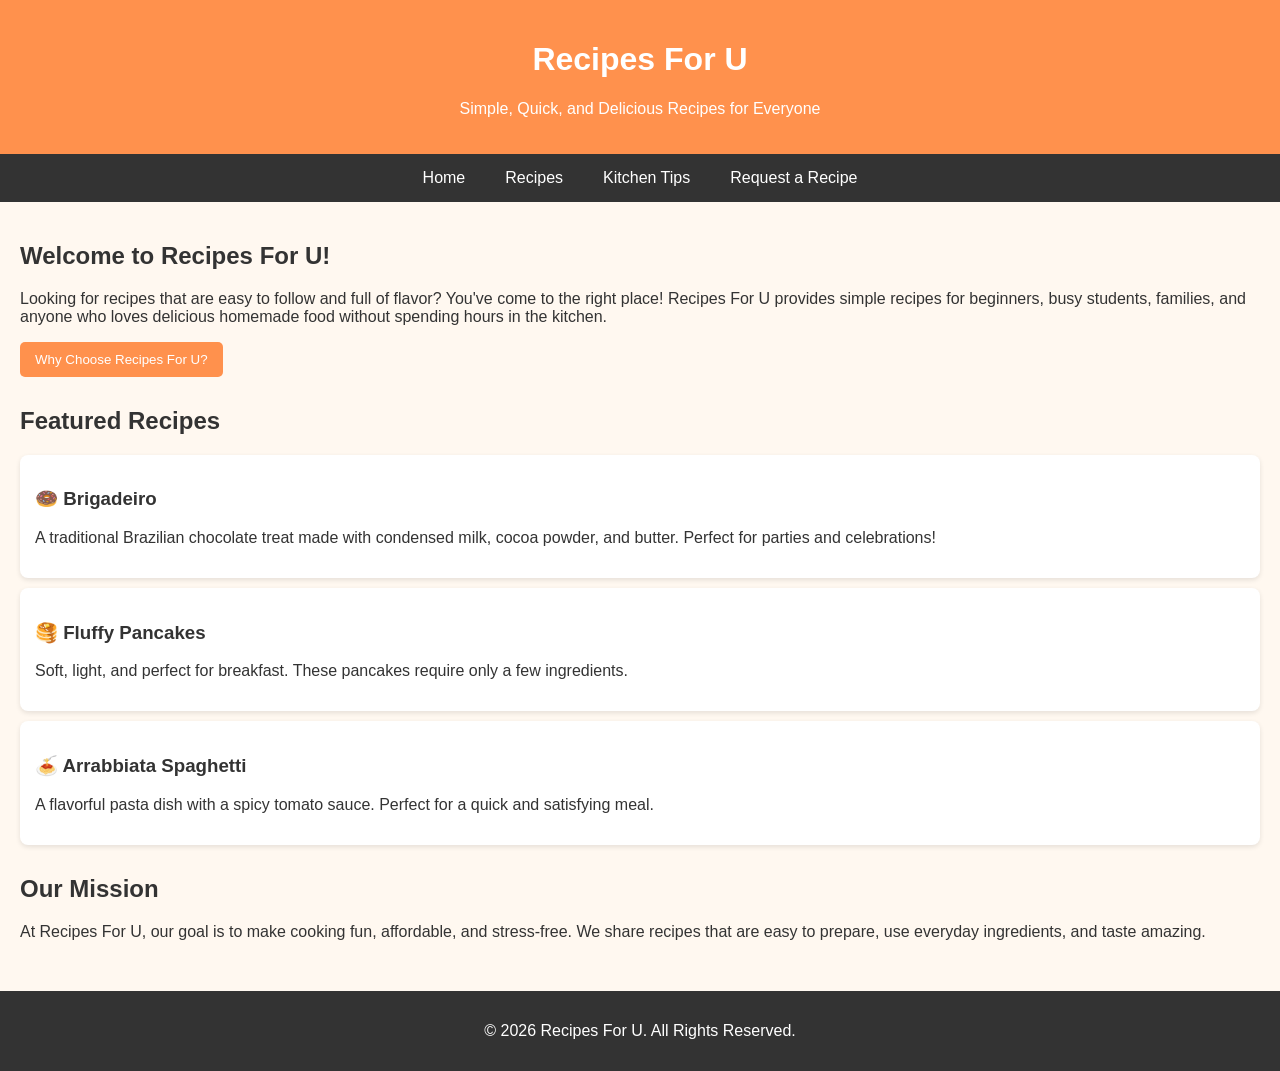
<file: index.html>
<!DOCTYPE html>
<html lang="en">
<head>
    <meta charset="UTF-8">
    <meta name="viewport" content="width=device-width, initial-scale=1.0">
    <title>Recipes For U | Home</title>
    <link rel="stylesheet" href="style.css">
</head>
<body>

    <header>
        <h1>Recipes For U</h1>
        <p>Simple, Quick, and Delicious Recipes for Everyone</p>
    </header>

    <nav>
        <ul>
            <li><a href="index.html">Home</a></li>
            <li><a href="recipes.html">Recipes</a></li>
            <li><a href="tips.html">Kitchen Tips</a></li>
            <li><a href="request.html">Request a Recipe</a></li>
        </ul>
    </nav>

    <main>

        <section id="welcome">
            <h2>Welcome to Recipes For U!</h2>

            <p>
                Looking for recipes that are easy to follow and full of flavor?
                You've come to the right place! Recipes For U provides simple recipes
                for beginners, busy students, families, and anyone who loves
                delicious homemade food without spending hours in the kitchen.
            </p>

            <button onclick="showMessage()">
    Why Choose Recipes For U?
</button>
<p id="message"></p>
       
        </section>

        <section id="featured-recipes">
            <h2>Featured Recipes</h2>

            <article>
                <h3>🍩 Brigadeiro</h3>
                <p>
                    A traditional Brazilian chocolate treat made with condensed milk,
                    cocoa powder, and butter. Perfect for parties and celebrations!
                </p>
            </article>

            <article>
                <h3>🥞 Fluffy Pancakes</h3>
                <p>
                    Soft, light, and perfect for breakfast. These pancakes
                    require only a few ingredients.
                </p>
            </article>

            <article>
                <h3>🍝 Arrabbiata Spaghetti</h3>
                <p>
                    A flavorful pasta dish with a spicy tomato sauce.
                    Perfect for a quick and satisfying meal.
                </p>
            </article>
        </section>

        <section id="mission">
            <h2>Our Mission</h2>
            <p>
                At Recipes For U, our goal is to make cooking fun, affordable,
                and stress-free. We share recipes that are easy to prepare,
                use everyday ingredients, and taste amazing.
            </p>
        </section>

    </main>

    <footer>
        <p>&copy; 2026 Recipes For U. All Rights Reserved.</p>
    </footer>

    <script src="script.js"></script>

</body>
</html>
</file>
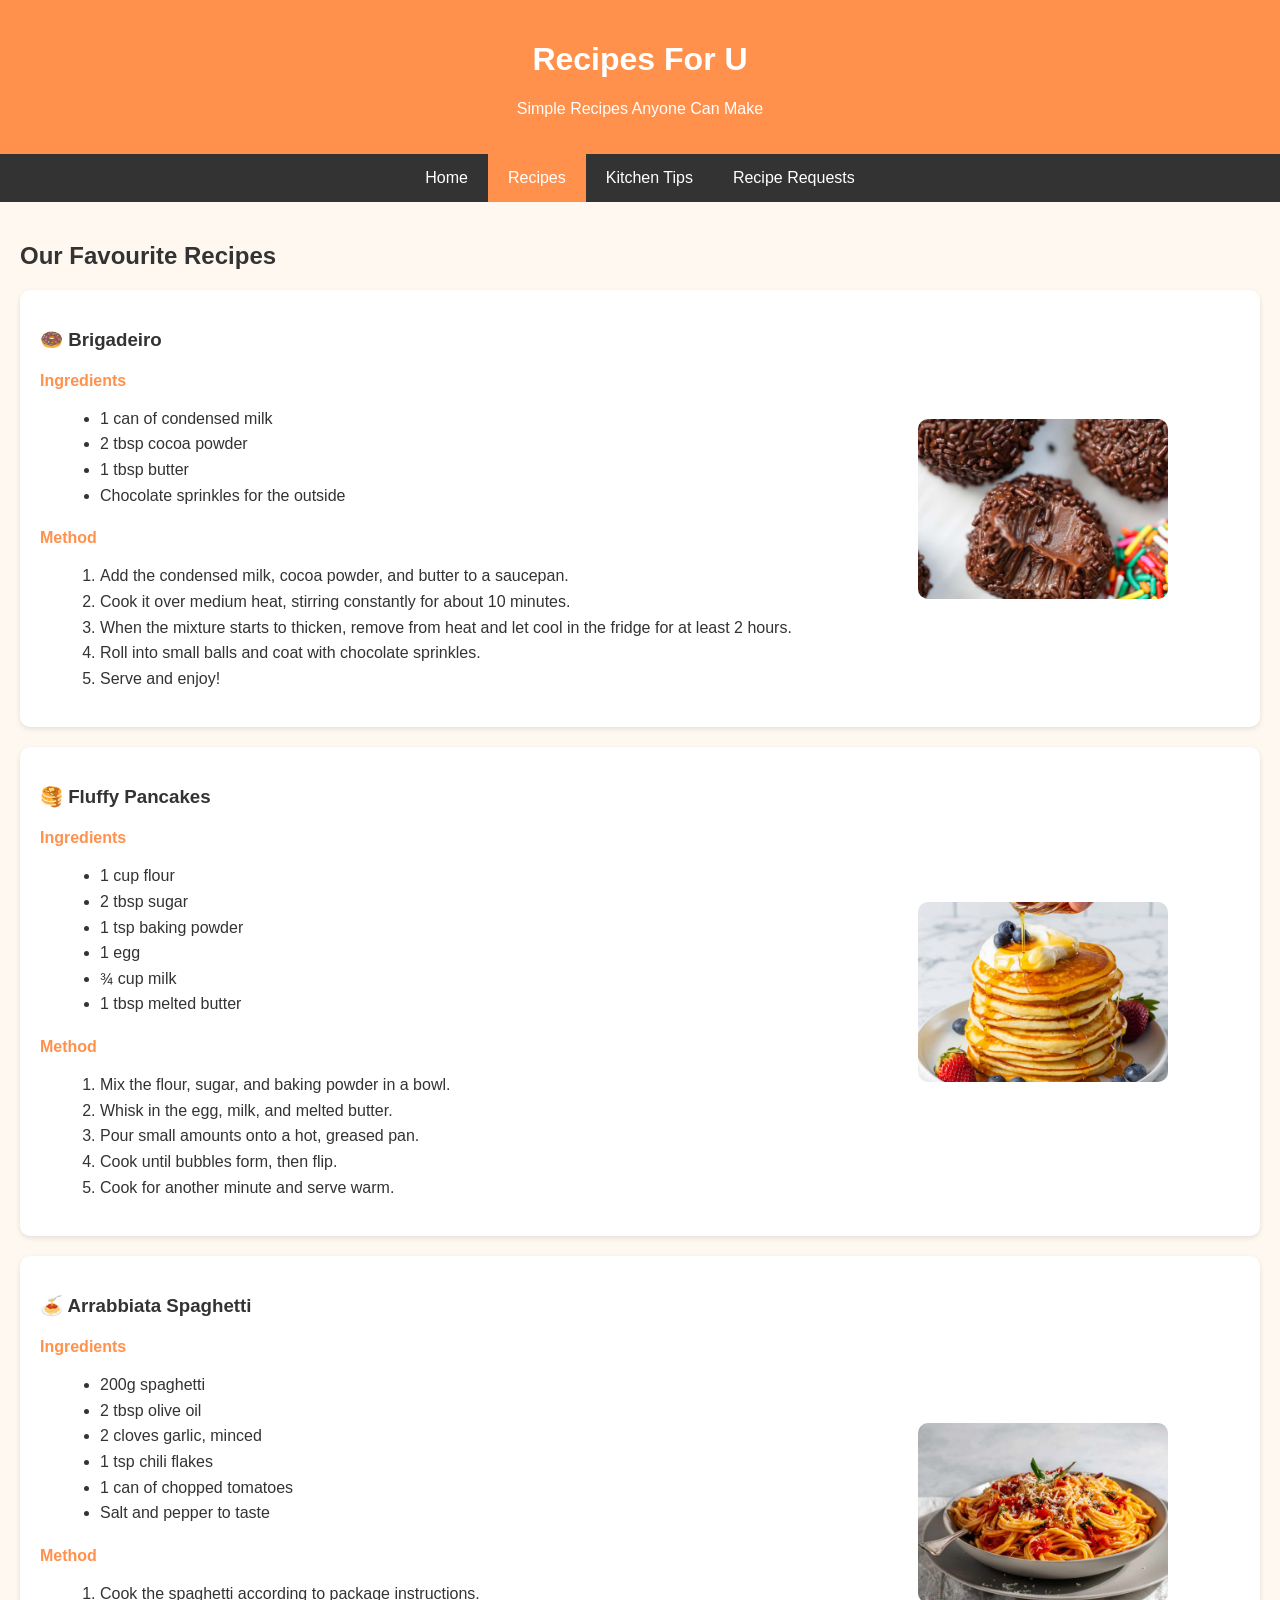
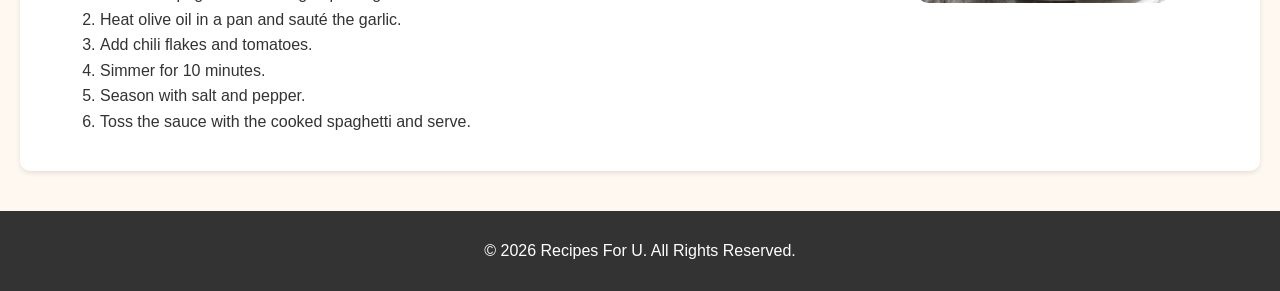
<file: recipes.html>
<!DOCTYPE html>
<html lang="en">
<head>
    <meta charset="UTF-8">
    <meta name="viewport" content="width=device-width, initial-scale=1.0">
    <title>Recipes For U | Recipes</title>
    <link rel="stylesheet" href="style.css">
</head>
<body>

    <header>
        <h1>Recipes For U</h1>
        <p>Simple Recipes Anyone Can Make</p>
    </header>

    <nav>
        <ul>
            <li><a href="index.html">Home</a></li>
            <li><a href="recipes.html" class="active">Recipes</a></li>
            <li><a href="tips.html">Kitchen Tips</a></li>
            <li><a href="request.html">Recipe Requests</a></li>
        </ul>
    </nav>

    <main>

        <h2>Our Favourite Recipes</h2>

 <!-- Brigadeiro -->
<article class="recipe-card">
    <div class="recipe-text">
        <h3>🍩 Brigadeiro</h3>

        <h4>Ingredients</h4>
        <ul>
            <li>1 can of condensed milk</li>
            <li>2 tbsp cocoa powder</li>
            <li>1 tbsp butter</li>
            <li>Chocolate sprinkles for the outside</li>
        </ul>

        <h4>Method</h4>
        <ol>
            <li>Add the condensed milk, cocoa powder, and butter to a saucepan.</li>
            <li>Cook it over medium heat, stirring constantly for about 10 minutes.</li>
            <li>When the mixture starts to thicken, remove from heat and let cool in the fridge for at least 2 hours.</li>
            <li>Roll into small balls and coat with chocolate sprinkles.</li>
            <li>Serve and enjoy!</li>
        </ol>
    </div>

    <div class="recipe-image">
       <img src="brigadeiro.jpg"
     alt="Brigadeiro"
     onmouseover="enlargeImage(this)"
     onmouseout="shrinkImage(this)">
    </div>
</article>

<!-- Pancakes -->
<article class="recipe-card">
    <div class="recipe-text">
        <h3>🥞 Fluffy Pancakes</h3>

        <h4>Ingredients</h4>
        <ul>
            <li>1 cup flour</li>
            <li>2 tbsp sugar</li>
            <li>1 tsp baking powder</li>
            <li>1 egg</li>
            <li>¾ cup milk</li>
            <li>1 tbsp melted butter</li>
        </ul>

        <h4>Method</h4>
        <ol>
            <li>Mix the flour, sugar, and baking powder in a bowl.</li>
            <li>Whisk in the egg, milk, and melted butter.</li>
            <li>Pour small amounts onto a hot, greased pan.</li>
            <li>Cook until bubbles form, then flip.</li>
            <li>Cook for another minute and serve warm.</li>
        </ol>
        </div>

        <div class="recipe-image">
        <img src="pancakes.jpg"
     alt="Fluffy Pancakes"
     onmouseover="enlargeImage(this)"
     onmouseout="shrinkImage(this)">
    </div>


</article>
    </div>
</article>

<!-- Arrabbiata Spaghetti -->
<article class="recipe-card">
    <div class="recipe-text">
        <h3>🍝 Arrabbiata Spaghetti</h3>

        <h4>Ingredients</h4>
        <ul>
            <li>200g spaghetti</li>
            <li>2 tbsp olive oil</li>
            <li>2 cloves garlic, minced</li>
            <li>1 tsp chili flakes</li>
            <li>1 can of chopped tomatoes</li>
            <li>Salt and pepper to taste</li>
        </ul>

        <h4>Method</h4>
        <ol>
            <li>Cook the spaghetti according to package instructions.</li>
            <li>Heat olive oil in a pan and sauté the garlic.</li>
            <li>Add chili flakes and tomatoes.</li>
            <li>Simmer for 10 minutes.</li>
            <li>Season with salt and pepper.</li>
            <li>Toss the sauce with the cooked spaghetti and serve.</li>
        </ol>
    </div>

    <div class="recipe-image">
         <img src="arrabbiata.jpg"
     alt="Arrabbiata Spaghetti"
     onmouseover="enlargeImage(this)"
     onmouseout="shrinkImage(this)">
    </div>
</article>

    </main>

    <footer>
        <p>&copy; 2026 Recipes For U. All Rights Reserved.</p>
    </footer>

</body>
</html>

<script src="script.js"></script>
</file>
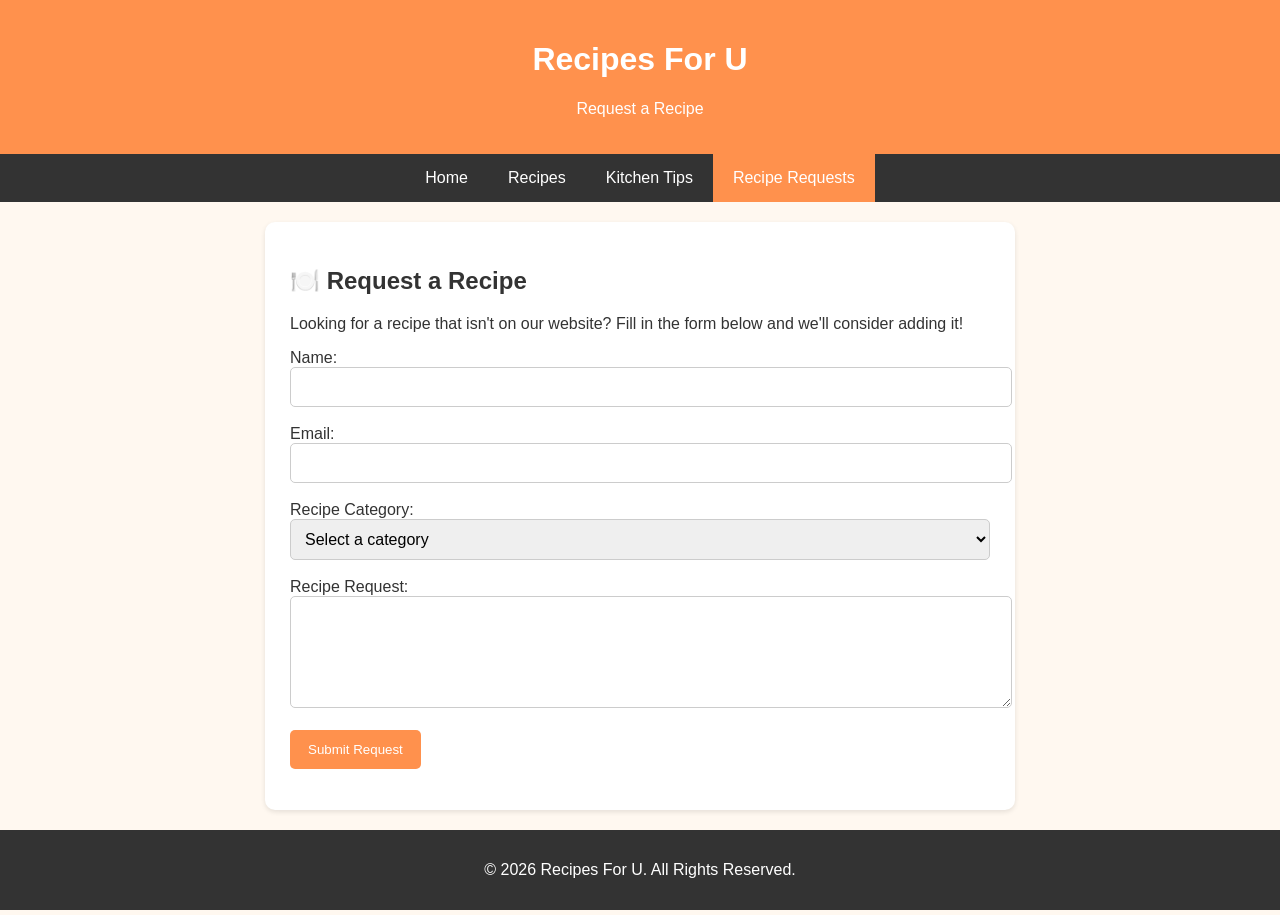
<file: request.html>
<!DOCTYPE html>
<html lang="en">
<head>
    <meta charset="UTF-8">
    <meta name="viewport" content="width=device-width, initial-scale=1.0">
    <title>Recipes For U | Recipe Requests</title>
    <link rel="stylesheet" href="style.css">
</head>
<body>

    <header>
        <h1>Recipes For U</h1>
        <p>Request a Recipe</p>
    </header>

    <nav>
        <ul>
            <li><a href="index.html">Home</a></li>
            <li><a href="recipes.html">Recipes</a></li>
            <li><a href="tips.html">Kitchen Tips</a></li>
            <li><a href="request.html" class="active">Recipe Requests</a></li>
        </ul>
    </nav>

    <main>

        <article class="form-box">

            <h2>🍽️ Request a Recipe</h2>

            <p>
                Looking for a recipe that isn't on our website?
                Fill in the form below and we'll consider adding it!
            </p>

            <form onsubmit="return validateForm()">

                <label for="name">Name:</label><br>
                <input type="text" id="name"><br><br>

                <label for="email">Email:</label><br>
                <input type="email" id="email"><br><br>

<label for="category">Recipe Category:</label><br>

<select id="category">
    <option value="">Select a category</option>
    <option value="Breakfast">Breakfast</option>
    <option value="Lunch">Lunch</option>
    <option value="Dinner">Dinner</option>
    <option value="Dessert">Dessert</option>
    <option value="Snack">Snack</option>
    <option value="Vegetarian">Vegetarian</option>
</select>

<br><br>



                <label for="recipe">Recipe Request:</label><br>
                <textarea id="recipe" rows="5"></textarea><br><br>

                <input type="submit" value="Submit Request">

            </form>

            <p id="result"></p>

        </article>

    </main>

    <footer>
        <p>&copy; 2026 Recipes For U. All Rights Reserved.</p>
    </footer>

    <script src="script.js"></script>

</body>
</html>
</file>
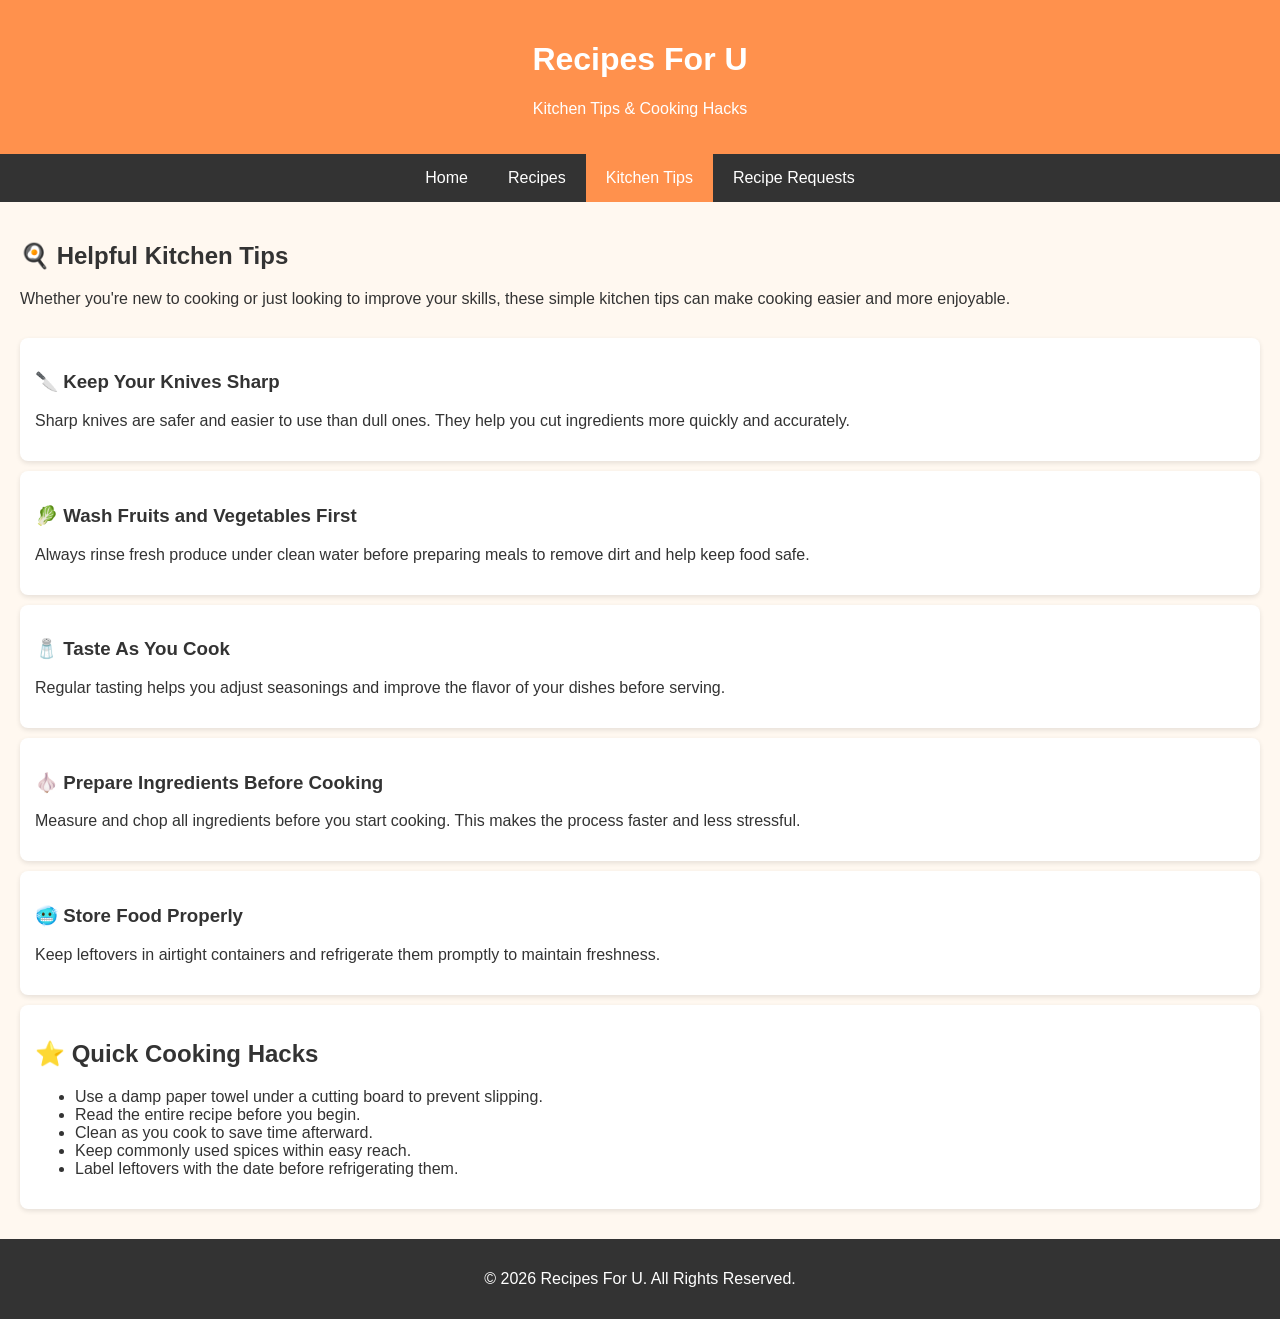
<file: tips.html>
<!DOCTYPE html>
<html lang="en">
<head>
    <meta charset="UTF-8">
    <meta name="viewport" content="width=device-width, initial-scale=1.0">
    <title>Recipes For U | Kitchen Tips</title>
    <link rel="stylesheet" href="style.css">
</head>
<body>

    <header>
        <h1>Recipes For U</h1>
        <p>Kitchen Tips & Cooking Hacks</p>
    </header>

    <nav>
        <ul>
            <li><a href="index.html">Home</a></li>
            <li><a href="recipes.html">Recipes</a></li>
            <li><a href="tips.html" class="active">Kitchen Tips</a></li>
            <li><a href="request.html">Recipe Requests</a></li>
        </ul>
    </nav>

    <main>

        <section>
            <h2>🍳 Helpful Kitchen Tips</h2>
            <p>
                Whether you're new to cooking or just looking to improve your skills,
                these simple kitchen tips can make cooking easier and more enjoyable.
            </p>
        </section>

        <article>
            <h3>🔪 Keep Your Knives Sharp</h3>
            <p>
                Sharp knives are safer and easier to use than dull ones.
                They help you cut ingredients more quickly and accurately.
            </p>
        </article>

        <article>
            <h3>🥬 Wash Fruits and Vegetables First</h3>
            <p>
                Always rinse fresh produce under clean water before preparing
                meals to remove dirt and help keep food safe.
            </p>
        </article>

        <article>
            <h3>🧂 Taste As You Cook</h3>
            <p>
                Regular tasting helps you adjust seasonings and improve the
                flavor of your dishes before serving.
            </p>
        </article>

        <article>
            <h3>🧄 Prepare Ingredients Before Cooking</h3>
            <p>
                Measure and chop all ingredients before you start cooking.
                This makes the process faster and less stressful.
            </p>
        </article>

        <article>
            <h3>🥶 Store Food Properly</h3>
            <p>
                Keep leftovers in airtight containers and refrigerate them
                promptly to maintain freshness.
            </p>
        </article>

       <section class="tip-box">
    <h2>⭐ Quick Cooking Hacks</h2>

    <ul>
        <li>Use a damp paper towel under a cutting board to prevent slipping.</li>
        <li>Read the entire recipe before you begin.</li>
        <li>Clean as you cook to save time afterward.</li>
        <li>Keep commonly used spices within easy reach.</li>
        <li>Label leftovers with the date before refrigerating them.</li>
    </ul>
</section>

    </main>

    <footer>
        <p>&copy; 2026 Recipes For U. All Rights Reserved.</p>
    </footer>

</body>
</html>
</file>
<file: style.css>
/* style.css: ONE stylesheet linked to every page */

/* General Page Styling */
body {
    font-family: Arial, sans-serif;
    margin: 0;
    background-color: #fff8f0;
    color: #333;
}

/* Header */
header {
    background-color: #ff914d;
    color: white;
    text-align: center;
    padding: 20px;
}

/* Navigation Bar */
nav {
    background-color: #333;
}

nav ul {
    list-style: none;
    display: flex;
    justify-content: center;
    margin: 0;
    padding: 0;
}

nav ul li {
    margin: 0;
}

/* Navigation Links */
nav ul li a {
    display: block;
    color: white;
    text-decoration: none;
    padding: 15px 20px;
    transition: background-color 0.3s ease;
}

/* Hover Effect */
nav ul li a:hover {
    background-color: #ff914d;
}

/* Active Page */
.active {
    background-color: #ff914d;
}

/* Main Content */
main {
    padding: 20px;
}

/* Sections */
section {
    margin-bottom: 30px;
}

/* Recipe Cards */
article {
    background-color: white;
    padding: 15px;
    margin: 10px 0;
    border-radius: 8px;
    box-shadow: 0 2px 5px rgba(0,0,0,0.1);
}

/* Images */
article img {
    width: 100%;
    max-width: 300px;
    border-radius: 10px;
    display: block;
    margin: 10px auto;
}

/* Buttons */
button {
    background-color: #ff914d;
    color: white;
    border: none;
    padding: 10px 15px;
    cursor: pointer;
    border-radius: 5px;
    transition: background-color 0.3s ease;
}

button:hover {
    background-color: #e67e22;
}

/* Footer */
footer {
    text-align: center;
    padding: 15px;
    background-color: #333;
    color: white;
}

.tip-box {
    background-color: white;
    padding: 15px;
    margin: 10px 0;
    border-radius: 8px;
    box-shadow: 0 2px 5px rgba(0,0,0,0.1);
}

/* Recipe Cards */

.recipe-card {
    background-color: white;
    border-radius: 10px;
    padding: 20px;
    margin: 20px 0;

    display: flex;
    justify-content: space-between;
    align-items: center;
    gap: 20px;

    box-shadow: 0 2px 5px rgba(0,0,0,0.1);
}

.recipe-text {
    flex: 2;
}

.recipe-image {
    flex: 1;
    text-align: center;
}

.recipe-image img {
    width: 250px;
    height: 180px;
    object-fit: cover;
    border-radius: 10px;
}

/* Responsive for smaller screens */
@media (max-width: 768px) {
    .recipe-card {
        flex-direction: column;
        text-align: center;
    }

    .recipe-image img {
        width: 100%;
        max-width: 300px;
    }
}

.recipe-text ul,
.recipe-text ol {
    margin-left: 20px;
    line-height: 1.6;
}

.recipe-text h4 {
    color: #ff914d;
    margin-bottom: 5px;
}

.recipe-image img {
    transition: transform 0.3s;
}


.form-box {
    background-color: white;
    padding: 25px;
    border-radius: 10px;
    box-shadow: 0 2px 5px rgba(0,0,0,0.1);
    max-width: 700px;
    margin: auto;
}

input[type="text"],
input[type="email"],
textarea {
    width: 100%;
    padding: 10px;
    border: 1px solid #ccc;
    border-radius: 5px;
    font-size: 16px;
}

input[type="submit"] {
    background-color: #ff914d;
    color: white;
    border: none;
    padding: 12px 18px;
    border-radius: 5px;
    cursor: pointer;
}

input[type="submit"]:hover {
    background-color: #e67e22;
}

#result {
    margin-top: 15px;
    font-weight: bold;
    color: #ff914d;
}

select {
    width: 100%;
    padding: 10px;
    border: 1px solid #ccc;
    border-radius: 5px;
    font-size: 16px;
}
</file>
